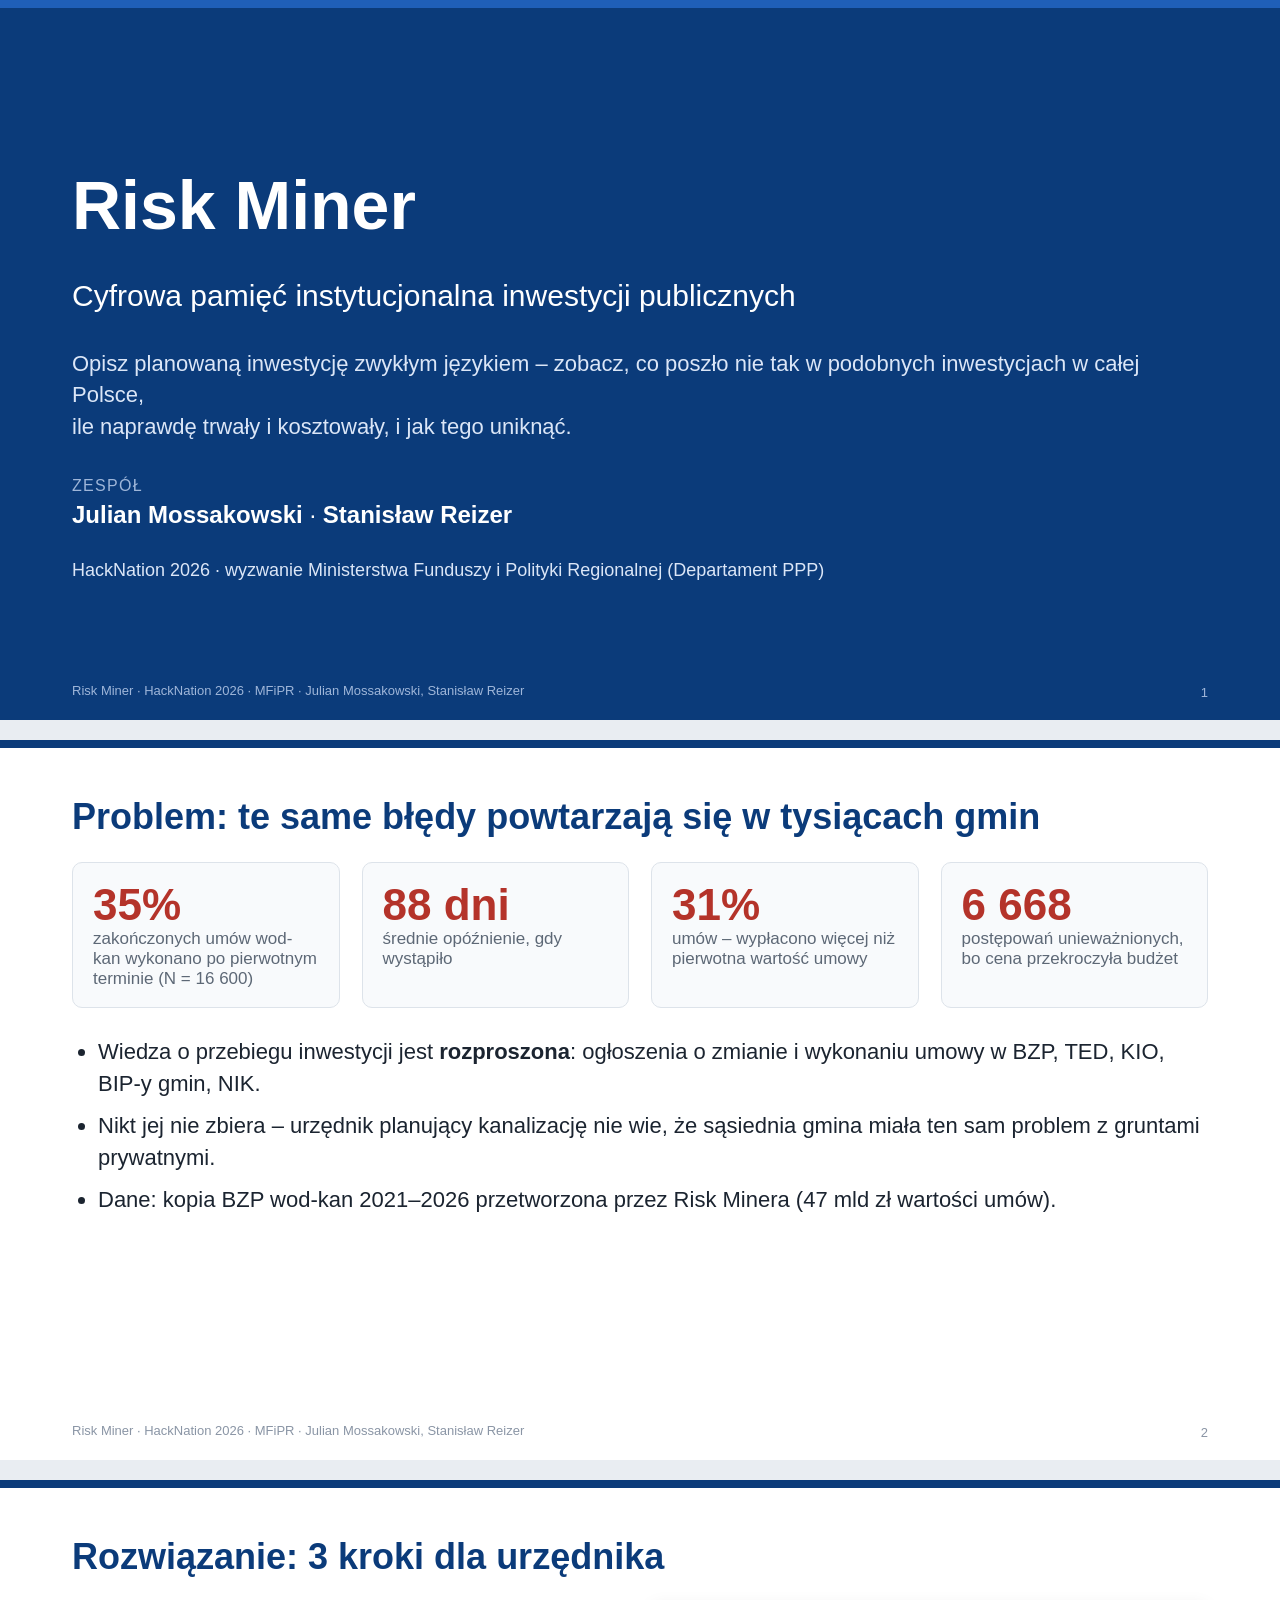
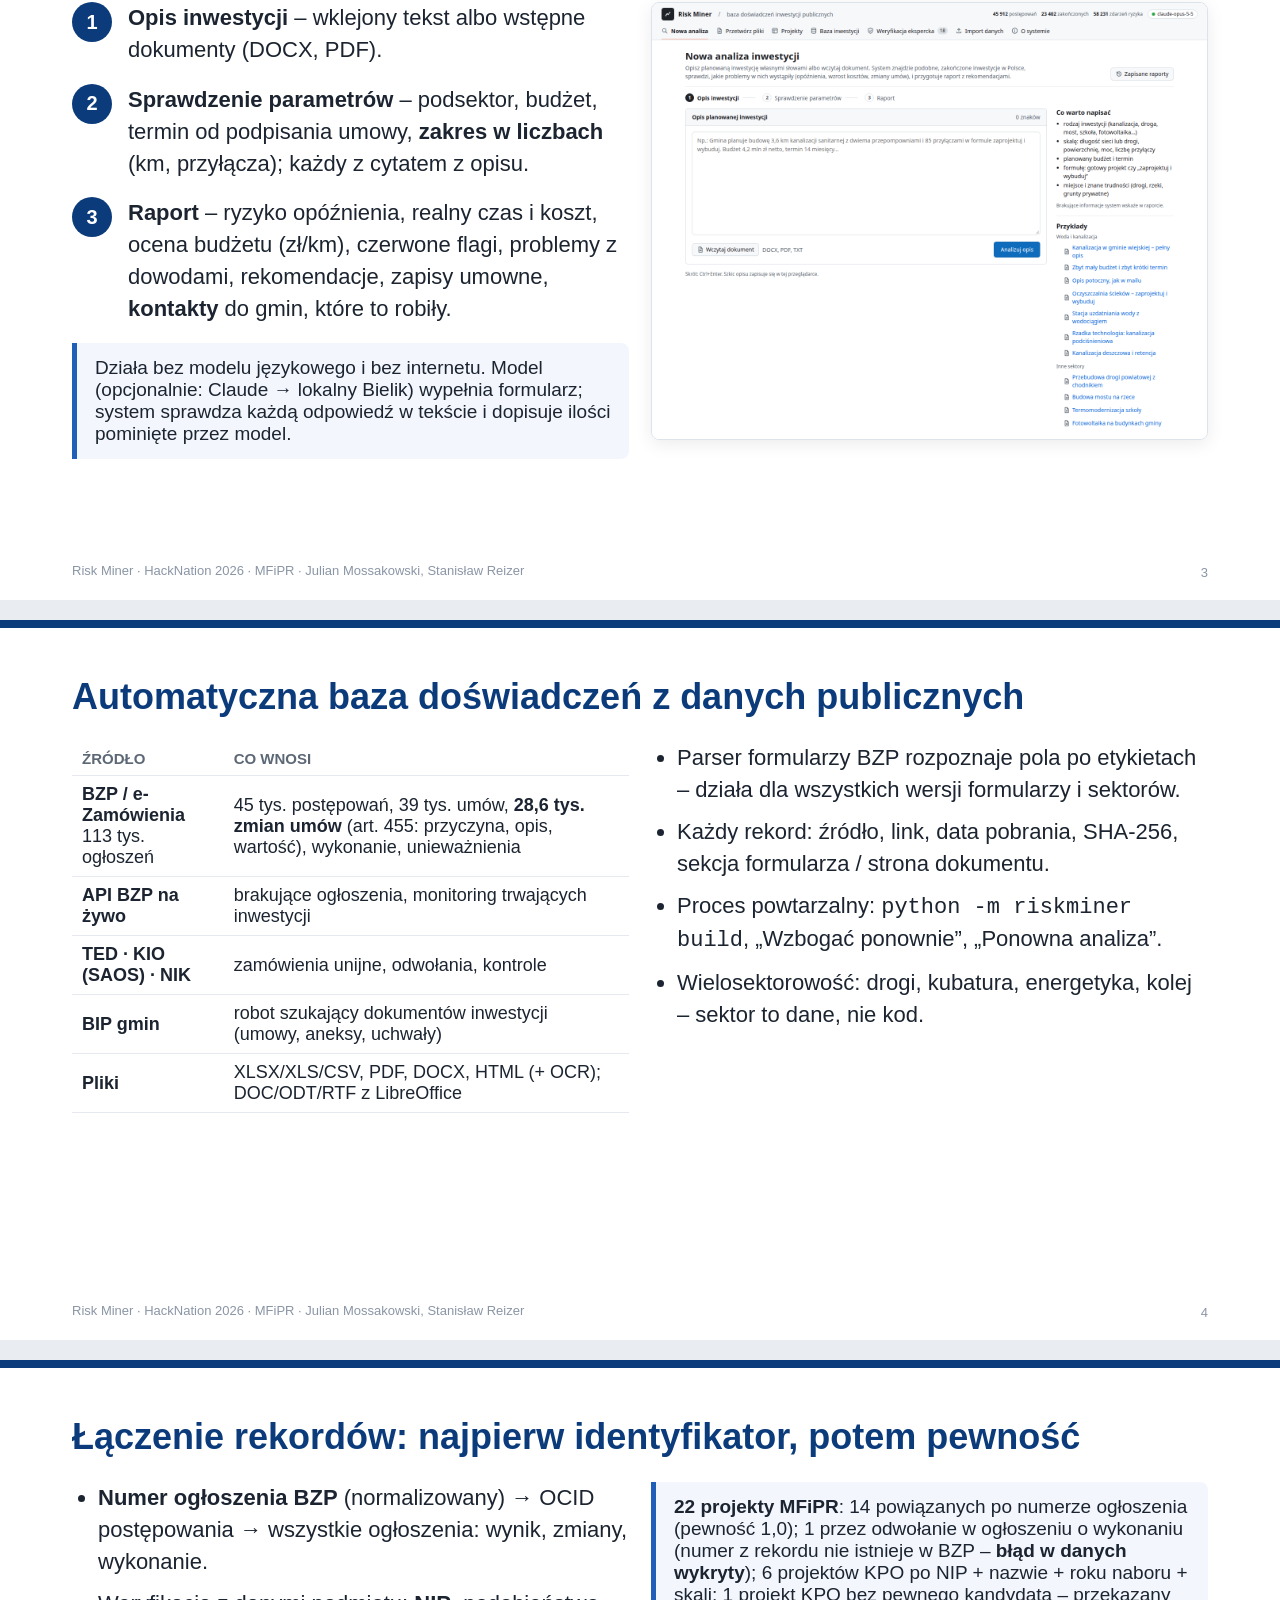
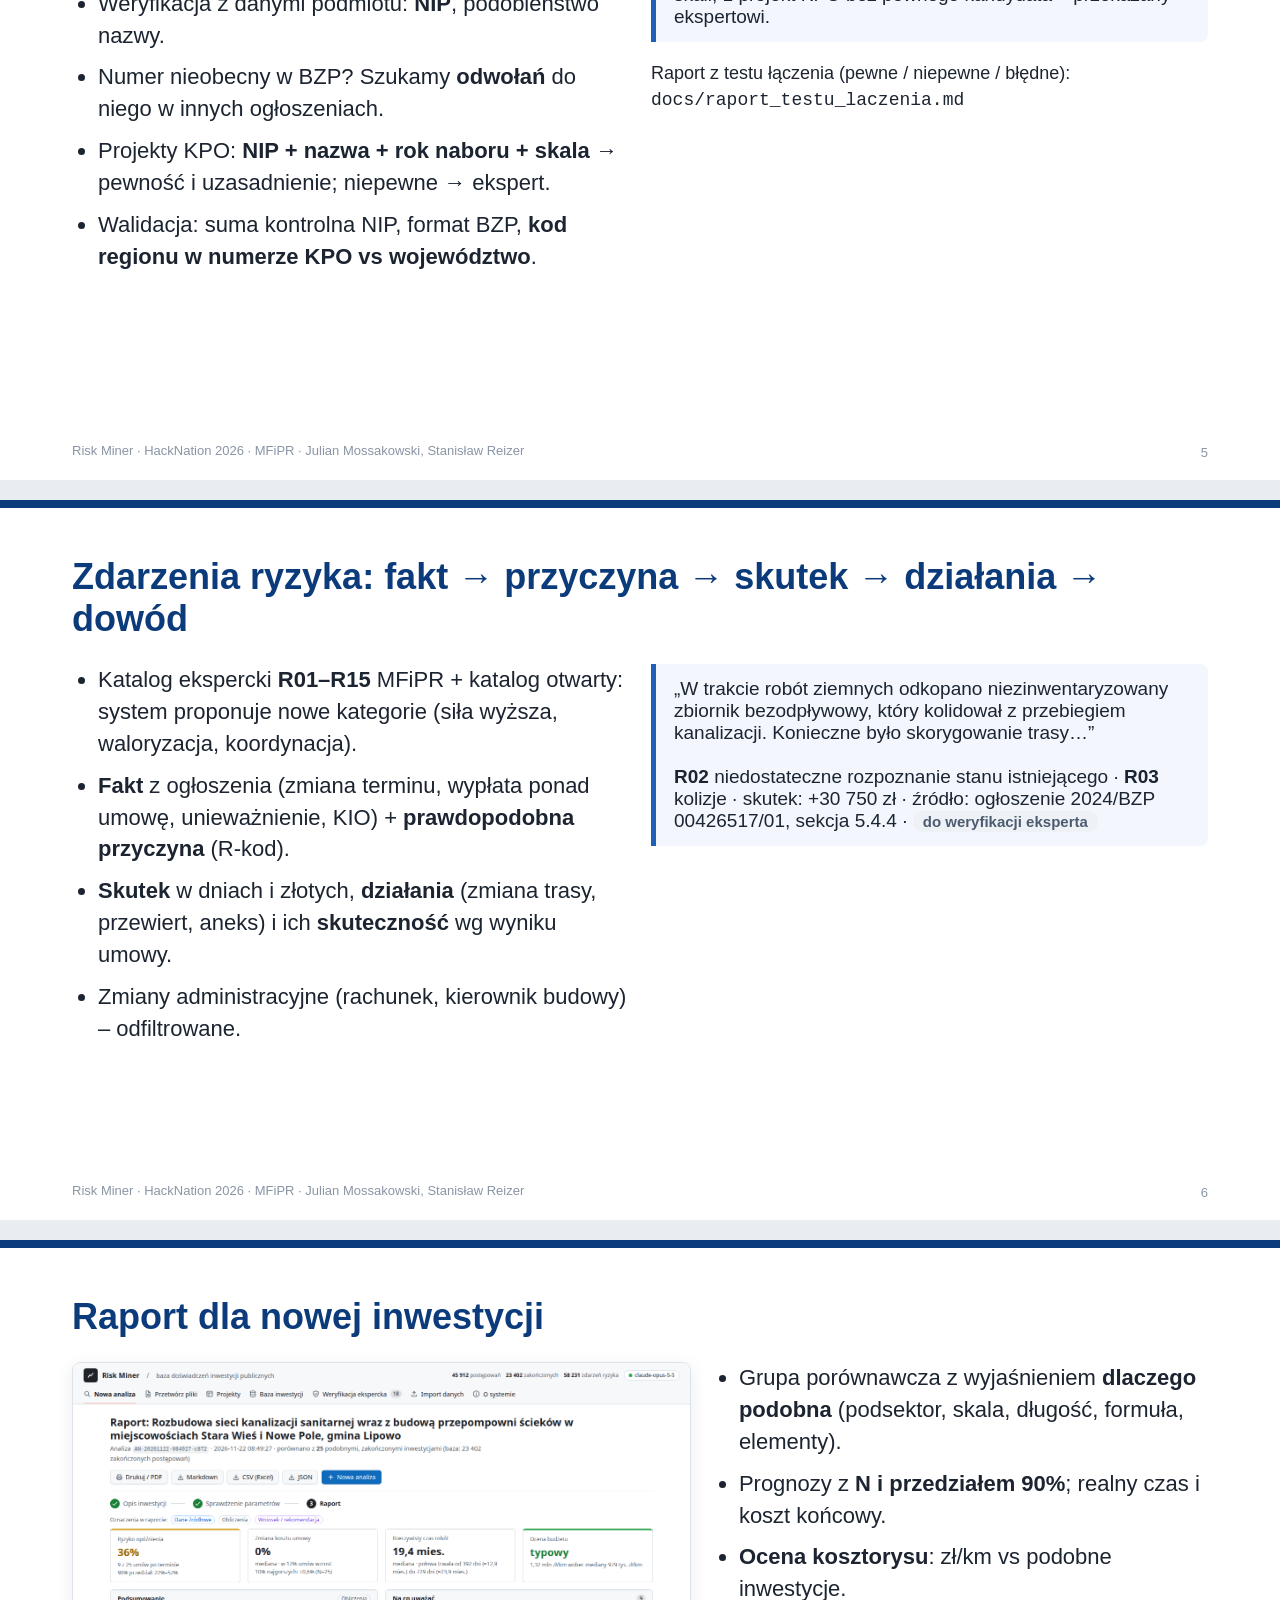
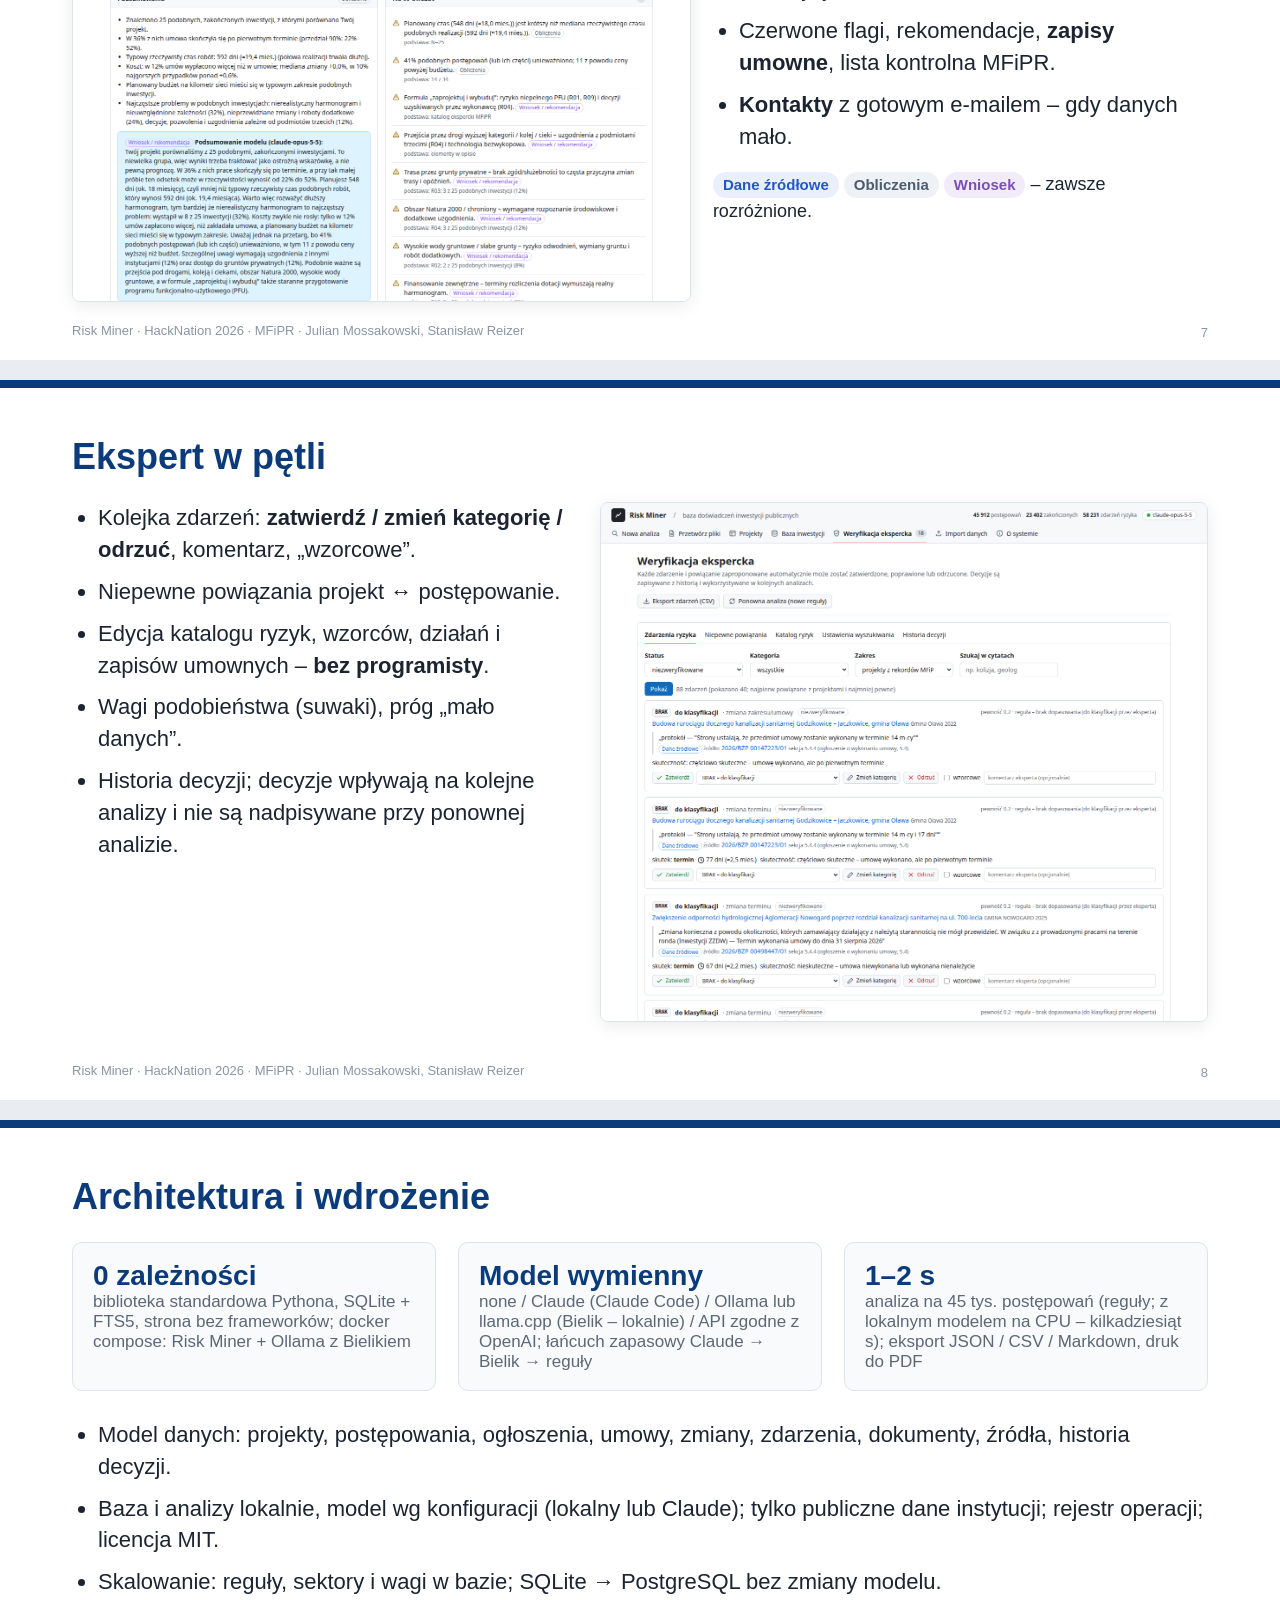
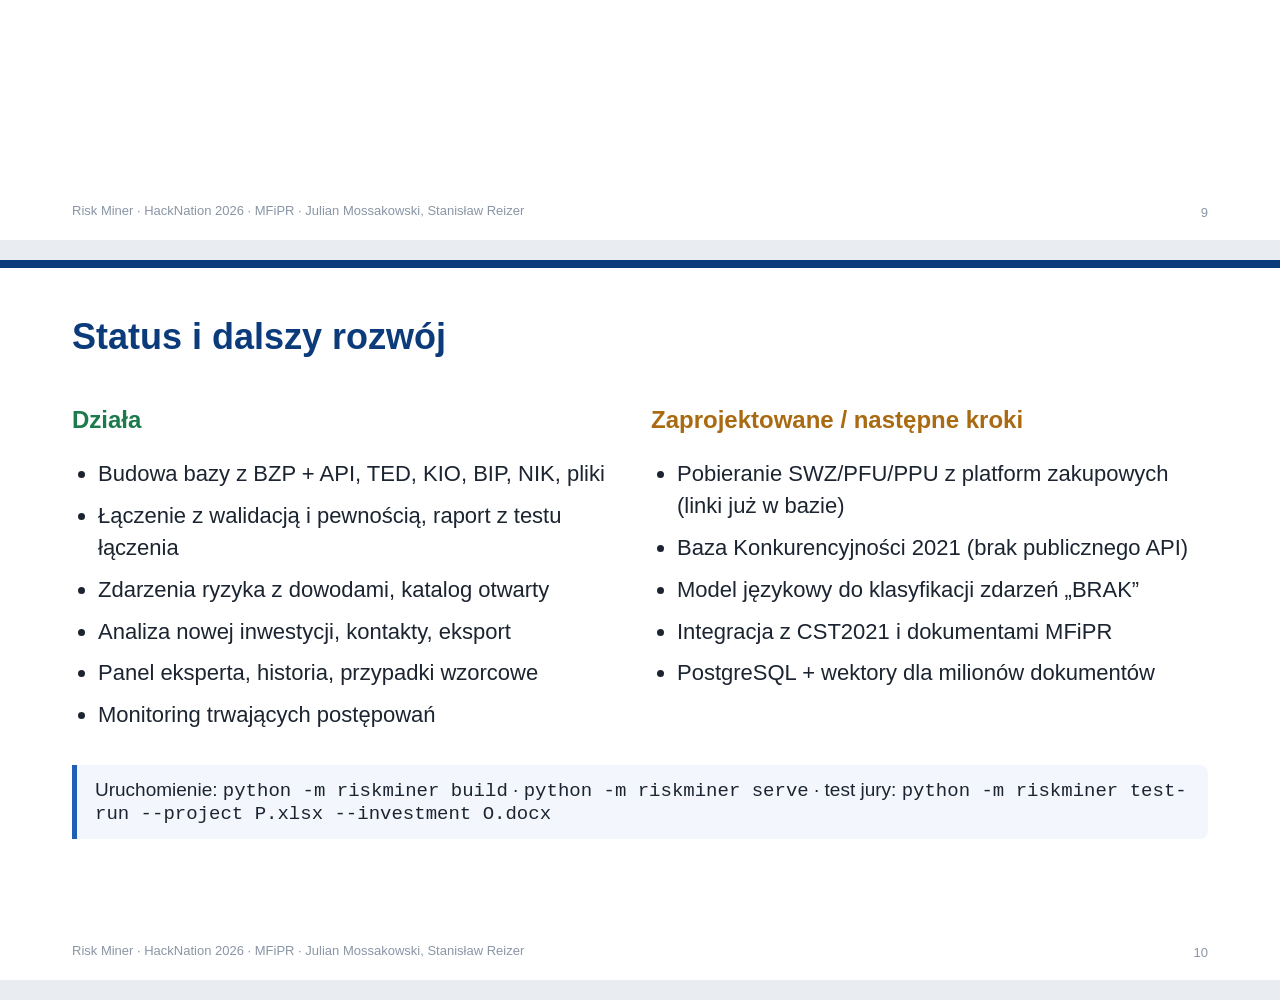
<file: docs/prezentacja.html>
<!DOCTYPE html>
<html lang="pl"><head><meta charset="utf-8"><title>Risk Miner – prezentacja</title>
<style>
@page{size:1280px 720px;margin:0}
*{box-sizing:border-box}
body{margin:0;font-family:"Segoe UI",Roboto,Arial,sans-serif;color:#1b2430;background:#e9edf2}
.s{width:1280px;height:720px;background:#fff;position:relative;overflow:hidden;page-break-after:always;padding:56px 72px;margin:0 auto 20px}
.s:after{content:"Risk Miner · HackNation 2026 · MFiPR · Julian Mossakowski, Stanisław Reizer";position:absolute;bottom:22px;left:72px;font-size:13px;color:#8a95a5}
.n{position:absolute;bottom:20px;right:72px;font-size:13px;color:#8a95a5}
.bar{position:absolute;top:0;left:0;right:0;height:8px;background:#0b3b7a}
h1{font-size:52px;margin:0 0 14px;color:#0b3b7a}
h2{font-size:36px;margin:0 0 24px;color:#0b3b7a}
p,li{font-size:22px;line-height:1.45}
ul{padding-left:26px;margin:0}
li{margin-bottom:10px}
.lead{font-size:26px;color:#334155}
.grid{display:grid;gap:22px}
.g2{grid-template-columns:1fr 1fr}.g3{grid-template-columns:1fr 1fr 1fr}.g4{grid-template-columns:repeat(4,1fr)}
.m{border:1px solid #dde3ea;border-radius:10px;padding:18px 20px;background:#f8fafc}
.m b{display:block;font-size:44px;color:#0b3b7a;line-height:1.1}
.m span{font-size:17px;color:#5d6876}
.red b{color:#b4332a}
.box{border-left:5px solid #1f5fb8;background:#f3f7fd;padding:14px 18px;border-radius:0 8px 8px 0;font-size:19px}
img{max-width:100%;border:1px solid #dde3ea;border-radius:8px;box-shadow:0 4px 18px rgba(0,0,0,.08)}
.title{background:#0b3b7a;color:#fff}
.title h1{color:#fff;font-size:68px;margin-top:110px}
.title p{color:#dbe6f7}
.title:after{color:#9fb6d9}
.team{margin-top:34px;font-size:24px;color:#fff}
.team b{font-weight:600}
.team span{display:block;font-size:16px;color:#9fb6d9;letter-spacing:.08em;text-transform:uppercase;margin-bottom:6px}
.step{display:flex;gap:16px;align-items:flex-start;margin-bottom:18px}
.step i{font-style:normal;background:#0b3b7a;color:#fff;border-radius:50%;width:40px;height:40px;display:grid;place-items:center;font-weight:700;flex:none;font-size:20px}
table{border-collapse:collapse;width:100%;font-size:18px}
td,th{border-bottom:1px solid #e6eaf0;padding:8px 10px;text-align:left}
th{color:#5d6876;font-size:15px;text-transform:uppercase}
.tag{display:inline-block;font-size:15px;padding:2px 10px;border-radius:999px;font-weight:600}
.t1{background:#e9effc;color:#2457c5}.t2{background:#eef1f5;color:#4b5b70}.t3{background:#f2ecfa;color:#7a4fb8}
</style></head><body>

<section class="s title"><div class="bar" style="background:#1f5fb8"></div>
<h1>Risk Miner</h1>
<p class="lead" style="color:#fff;font-size:30px">Cyfrowa pamięć instytucjonalna inwestycji publicznych</p>
<p>Opisz planowaną inwestycję zwykłym językiem – zobacz, co poszło nie tak w podobnych inwestycjach w całej Polsce,<br>ile naprawdę trwały i kosztowały, i jak tego uniknąć.</p>
<div class="team" id="zespol"><span>Zespół</span><b>Julian Mossakowski</b> · <b>Stanisław Reizer</b></div>
<p style="margin-top:28px;font-size:18px">HackNation 2026 · wyzwanie Ministerstwa Funduszy i Polityki Regionalnej (Departament PPP)</p>
<span class="n" style="color:#9fb6d9">1</span></section>

<section class="s"><div class="bar"></div><h2>Problem: te same błędy powtarzają się w tysiącach gmin</h2>
<div class="grid g4" style="margin-bottom:28px">
<div class="m red"><b>35%</b><span>zakończonych umów wod-kan wykonano po pierwotnym terminie (N = 16 600)</span></div>
<div class="m red"><b>88 dni</b><span>średnie opóźnienie, gdy wystąpiło</span></div>
<div class="m red"><b>31%</b><span>umów – wypłacono więcej niż pierwotna wartość umowy</span></div>
<div class="m red"><b>6 668</b><span>postępowań unieważnionych, bo cena przekroczyła budżet</span></div></div>
<ul><li>Wiedza o przebiegu inwestycji jest <b>rozproszona</b>: ogłoszenia o zmianie i wykonaniu umowy w BZP, TED, KIO, BIP-y gmin, NIK.</li>
<li>Nikt jej nie zbiera – urzędnik planujący kanalizację nie wie, że sąsiednia gmina miała ten sam problem z gruntami prywatnymi.</li>
<li>Dane: kopia BZP wod-kan 2021–2026 przetworzona przez Risk Minera (47 mld zł wartości umów).</li></ul>
<span class="n">2</span></section>

<section class="s"><div class="bar"></div><h2>Rozwiązanie: 3 kroki dla urzędnika</h2>
<div class="grid g2"><div>
<div class="step"><i>1</i><div><p style="margin:0"><b>Opis inwestycji</b> – wklejony tekst albo wstępne dokumenty (DOCX, PDF).</p></div></div>
<div class="step"><i>2</i><div><p style="margin:0"><b>Sprawdzenie parametrów</b> – podsektor, budżet, termin od podpisania umowy, <b>zakres w liczbach</b> (km, przyłącza); każdy z cytatem z opisu.</p></div></div>
<div class="step"><i>3</i><div><p style="margin:0"><b>Raport</b> – ryzyko opóźnienia, realny czas i koszt, ocena budżetu (zł/km), czerwone flagi, problemy z dowodami, rekomendacje, zapisy umowne, <b>kontakty</b> do gmin, które to robiły.</p></div></div>
<div class="box">Działa bez modelu językowego i bez internetu. Model (opcjonalnie: Claude → lokalny Bielik) wypełnia formularz; system sprawdza każdą odpowiedź w tekście i dopisuje ilości pominięte przez model.</div>
</div><div><img src="img/analiza.png" style="max-height:470px"></div></div>
<span class="n">3</span></section>

<section class="s"><div class="bar"></div><h2>Automatyczna baza doświadczeń z danych publicznych</h2>
<div class="grid g2"><div><table>
<tr><th>Źródło</th><th>Co wnosi</th></tr>
<tr><td><b>BZP / e-Zamówienia</b><br>113 tys. ogłoszeń</td><td>45 tys. postępowań, 39 tys. umów, <b>28,6 tys. zmian umów</b> (art. 455: przyczyna, opis, wartość), wykonanie, unieważnienia</td></tr>
<tr><td><b>API BZP na żywo</b></td><td>brakujące ogłoszenia, monitoring trwających inwestycji</td></tr>
<tr><td><b>TED · KIO (SAOS) · NIK</b></td><td>zamówienia unijne, odwołania, kontrole</td></tr>
<tr><td><b>BIP gmin</b></td><td>robot szukający dokumentów inwestycji (umowy, aneksy, uchwały)</td></tr>
<tr><td><b>Pliki</b></td><td>XLSX/XLS/CSV, PDF, DOCX, HTML (+ OCR); DOC/ODT/RTF z LibreOffice</td></tr></table></div>
<div><ul><li>Parser formularzy BZP rozpoznaje pola po etykietach – działa dla wszystkich wersji formularzy i sektorów.</li>
<li>Każdy rekord: źródło, link, data pobrania, SHA-256, sekcja formularza / strona dokumentu.</li>
<li>Proces powtarzalny: <code>python -m riskminer build</code>, „Wzbogać ponownie”, „Ponowna analiza”.</li>
<li>Wielosektorowość: drogi, kubatura, energetyka, kolej – sektor to dane, nie kod.</li></ul></div></div>
<span class="n">4</span></section>

<section class="s"><div class="bar"></div><h2>Łączenie rekordów: najpierw identyfikator, potem pewność</h2>
<div class="grid g2"><div><ul>
<li><b>Numer ogłoszenia BZP</b> (normalizowany) → OCID postępowania → wszystkie ogłoszenia: wynik, zmiany, wykonanie.</li>
<li>Weryfikacja z danymi podmiotu: <b>NIP</b>, podobieństwo nazwy.</li>
<li>Numer nieobecny w BZP? Szukamy <b>odwołań</b> do niego w innych ogłoszeniach.</li>
<li>Projekty KPO: <b>NIP + nazwa + rok naboru + skala</b> → pewność i uzasadnienie; niepewne → ekspert.</li>
<li>Walidacja: suma kontrolna NIP, format BZP, <b>kod regionu w numerze KPO vs województwo</b>.</li></ul></div>
<div><div class="box" style="margin-bottom:16px"><b>22 projekty MFiPR</b>: 14 powiązanych po numerze ogłoszenia (pewność 1,0); 1 przez odwołanie w ogłoszeniu o wykonaniu (numer z rekordu nie istnieje w BZP – <b>błąd w danych wykryty</b>); 6 projektów KPO po NIP + nazwie + roku naboru + skali; 1 projekt KPO bez pewnego kandydata – przekazany ekspertowi.</div>
<p style="font-size:18px">Raport z testu łączenia (pewne / niepewne / błędne): <code>docs/raport_testu_laczenia.md</code></p></div></div>
<span class="n">5</span></section>

<section class="s"><div class="bar"></div><h2>Zdarzenia ryzyka: fakt → przyczyna → skutek → działania → dowód</h2>
<div class="grid g2"><div><ul>
<li>Katalog ekspercki <b>R01–R15</b> MFiPR + katalog otwarty: system proponuje nowe kategorie (siła wyższa, waloryzacja, koordynacja).</li>
<li><b>Fakt</b> z ogłoszenia (zmiana terminu, wypłata ponad umowę, unieważnienie, KIO) + <b>prawdopodobna przyczyna</b> (R-kod).</li>
<li><b>Skutek</b> w dniach i złotych, <b>działania</b> (zmiana trasy, przewiert, aneks) i ich <b>skuteczność</b> wg wyniku umowy.</li>
<li>Zmiany administracyjne (rachunek, kierownik budowy) – odfiltrowane.</li></ul></div>
<div><div class="box">„W trakcie robót ziemnych odkopano niezinwentaryzowany zbiornik bezodpływowy, który kolidował z przebiegiem kanalizacji. Konieczne było skorygowanie trasy…”<br><br>
<b>R02</b> niedostateczne rozpoznanie stanu istniejącego · <b>R03</b> kolizje · skutek: +30 750 zł · źródło: ogłoszenie 2024/BZP 00426517/01, sekcja 5.4.4 · <span class="tag t2">do weryfikacji eksperta</span></div></div></div>
<span class="n">6</span></section>

<section class="s"><div class="bar"></div><h2>Raport dla nowej inwestycji</h2>
<div class="grid" style="grid-template-columns:1.25fr 1fr"><div><img src="img/raport.png" style="max-height:540px;object-fit:cover;object-position:top;width:100%;height:540px"></div>
<div><ul style="font-size:20px">
<li>Grupa porównawcza z wyjaśnieniem <b>dlaczego podobna</b> (podsektor, skala, długość, formuła, elementy).</li>
<li>Prognozy z <b>N i przedziałem 90%</b>; realny czas i koszt końcowy.</li>
<li><b>Ocena kosztorysu</b>: zł/km vs podobne inwestycje.</li>
<li>Czerwone flagi, rekomendacje, <b>zapisy umowne</b>, lista kontrolna MFiPR.</li>
<li><b>Kontakty</b> z gotowym e-mailem – gdy danych mało.</li></ul>
<p style="font-size:18px"><span class="tag t1">Dane źródłowe</span> <span class="tag t2">Obliczenia</span> <span class="tag t3">Wniosek</span> – zawsze rozróżnione.</p></div></div>
<span class="n">7</span></section>

<section class="s"><div class="bar"></div><h2>Ekspert w pętli</h2>
<div class="grid" style="grid-template-columns:1fr 1.2fr"><div><ul>
<li>Kolejka zdarzeń: <b>zatwierdź / zmień kategorię / odrzuć</b>, komentarz, „wzorcowe”.</li>
<li>Niepewne powiązania projekt ↔ postępowanie.</li>
<li>Edycja katalogu ryzyk, wzorców, działań i zapisów umownych – <b>bez programisty</b>.</li>
<li>Wagi podobieństwa (suwaki), próg „mało danych”.</li>
<li>Historia decyzji; decyzje wpływają na kolejne analizy i nie są nadpisywane przy ponownej analizie.</li></ul></div>
<div><img src="img/ekspert.png" style="max-height:520px;width:100%;height:520px;object-fit:cover;object-position:top"></div></div>
<span class="n">8</span></section>

<section class="s"><div class="bar"></div><h2>Architektura i wdrożenie</h2>
<div class="grid g3">
<div class="m"><b style="font-size:28px">0 zależności</b><span>biblioteka standardowa Pythona, SQLite + FTS5, strona bez frameworków; docker compose: Risk Miner + Ollama z Bielikiem</span></div>
<div class="m"><b style="font-size:28px">Model wymienny</b><span>none / Claude (Claude Code) / Ollama lub llama.cpp (Bielik – lokalnie) / API zgodne z OpenAI; łańcuch zapasowy Claude → Bielik → reguły</span></div>
<div class="m"><b style="font-size:28px">1–2 s</b><span>analiza na 45 tys. postępowań (reguły; z lokalnym modelem na CPU – kilkadziesiąt s); eksport JSON / CSV / Markdown, druk do PDF</span></div></div>
<ul style="margin-top:28px"><li>Model danych: projekty, postępowania, ogłoszenia, umowy, zmiany, zdarzenia, dokumenty, źródła, historia decyzji.</li>
<li>Baza i analizy lokalnie, model wg konfiguracji (lokalny lub Claude); tylko publiczne dane instytucji; rejestr operacji; licencja MIT.</li>
<li>Skalowanie: reguły, sektory i wagi w bazie; SQLite → PostgreSQL bez zmiany modelu.</li></ul>
<span class="n">9</span></section>

<section class="s"><div class="bar"></div><h2>Status i dalszy rozwój</h2>
<div class="grid g2"><div><h3 style="font-size:24px;color:#1d7a4c">Działa</h3><ul style="font-size:19px">
<li>Budowa bazy z BZP + API, TED, KIO, BIP, NIK, pliki</li><li>Łączenie z walidacją i pewnością, raport z testu łączenia</li>
<li>Zdarzenia ryzyka z dowodami, katalog otwarty</li><li>Analiza nowej inwestycji, kontakty, eksport</li>
<li>Panel eksperta, historia, przypadki wzorcowe</li><li>Monitoring trwających postępowań</li></ul></div>
<div><h3 style="font-size:24px;color:#a96a12">Zaprojektowane / następne kroki</h3><ul style="font-size:19px">
<li>Pobieranie SWZ/PFU/PPU z platform zakupowych (linki już w bazie)</li><li>Baza Konkurencyjności 2021 (brak publicznego API)</li>
<li>Model językowy do klasyfikacji zdarzeń „BRAK”</li><li>Integracja z CST2021 i dokumentami MFiPR</li><li>PostgreSQL + wektory dla milionów dokumentów</li></ul></div></div>
<div class="box" style="margin-top:24px">Uruchomienie: <code>python -m riskminer build</code> · <code>python -m riskminer serve</code> · test jury: <code>python -m riskminer test-run --project P.xlsx --investment O.docx</code></div>
<span class="n">10</span></section>
</body></html>
</file>
